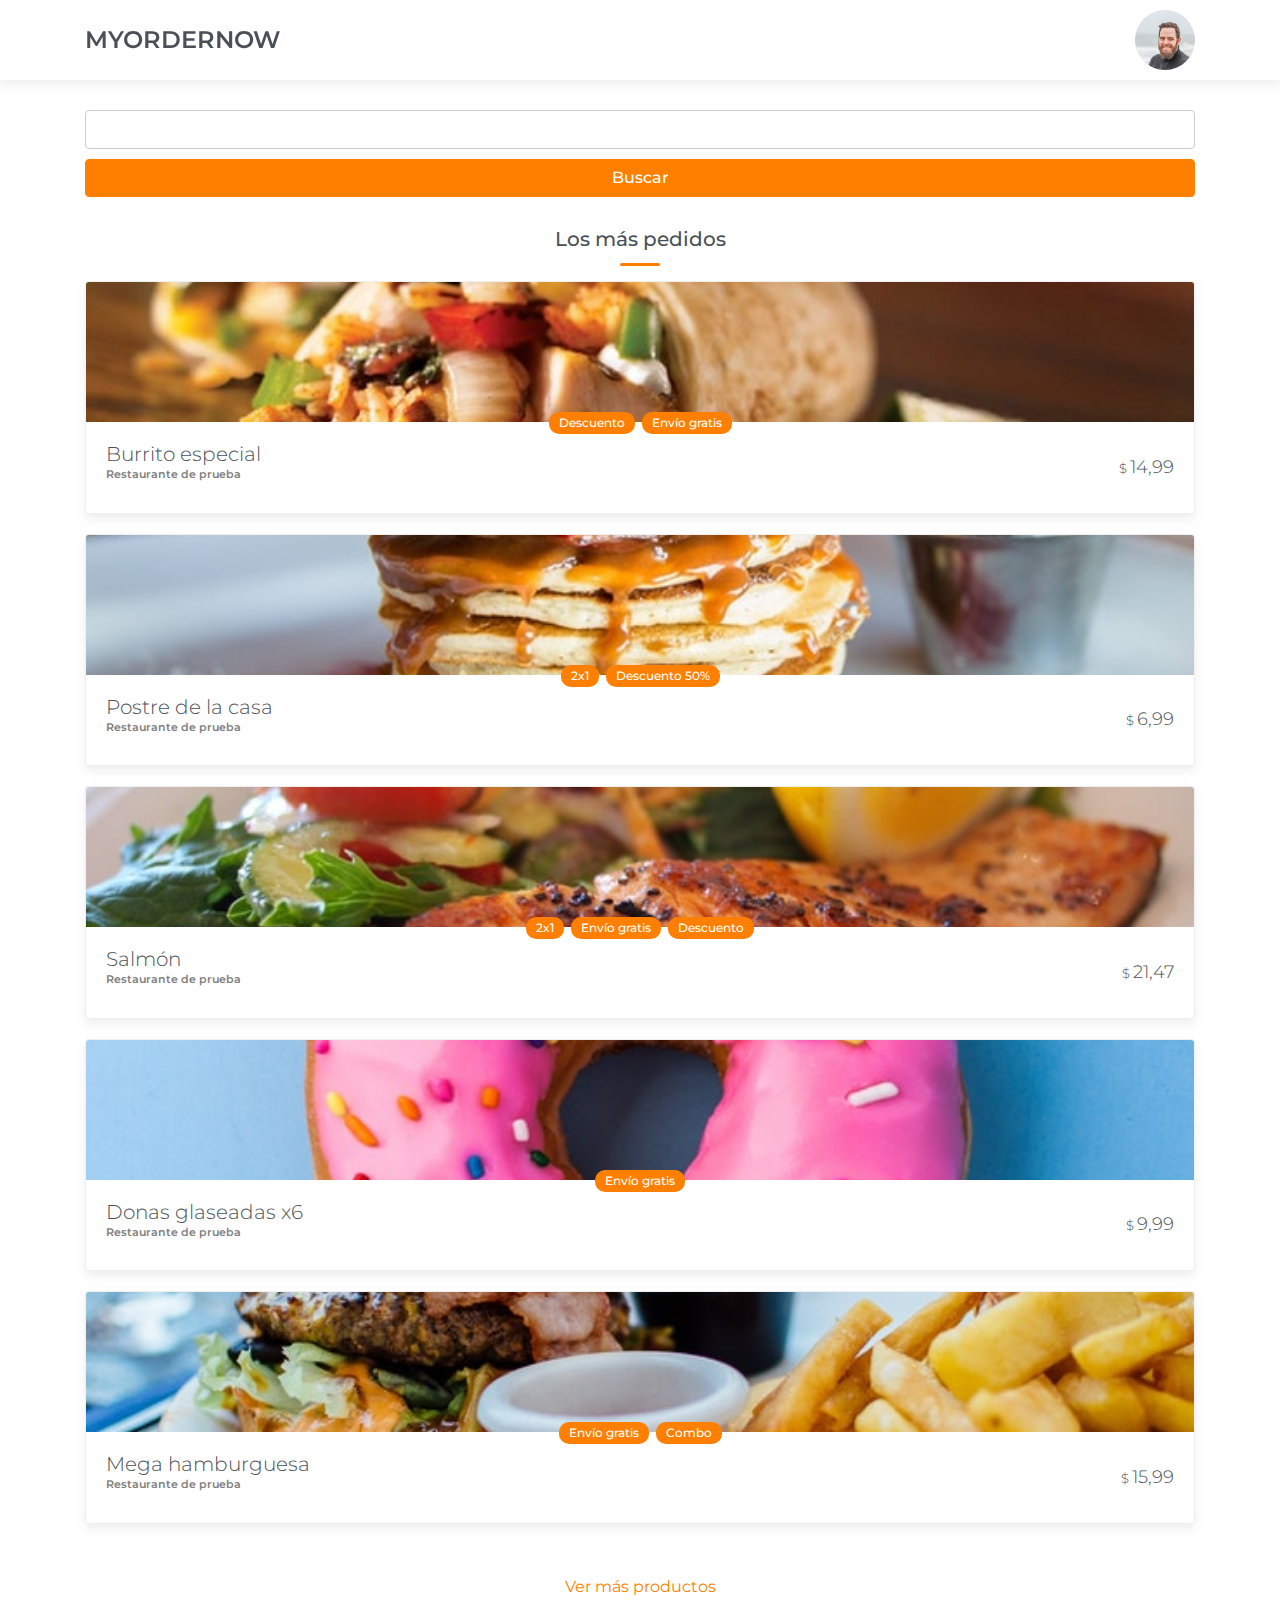
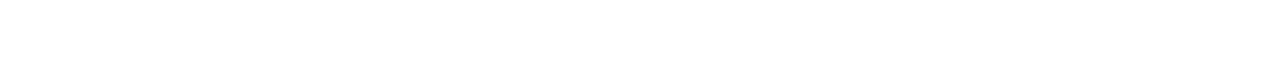
<file: index.html>
<!DOCTYPE html>
<html lang="en">
<head>
	<meta charset="UTF-8">
	<title>My Order Now - App</title>
	<link href="https://fonts.googleapis.com/css?family=Montserrat:300,400,500,600" rel="stylesheet">
	<link rel="stylesheet" href="https://use.fontawesome.com/releases/v5.8.0/css/all.css" integrity="sha384-Mmxa0mLqhmOeaE8vgOSbKacftZcsNYDjQzuCOm6D02luYSzBG8vpaOykv9lFQ51Y" crossorigin="anonymous">
	<link rel="stylesheet" href="css/main.css">
</head>

	<body>
	
	<header>
		<div class="container">
			<div class="row justify-content-between align-items-center">
				<div class="col-auto">
					<h1>MyOrderNow</h1>
				</div>
				<div class="col-auto">
					<div class="avatar-container" data-target="#profileOptions" data-toggle="modal">
						<img src="img/avatar.jpg" alt="">
						<i class="fas fa-cog"></i>
					</div>
				</div>
			</div>
		</div>
	</header>	
	
	<div class="modal fade profile-options-modal" id="profileOptions" tabindex="-1" role="dialog" aria-labelledby="exampleModalLabel" aria-hidden="true">
	  <div class="modal-dialog" role="document">
	    <div class="modal-content">

	      <div class="modal-header">
	        <h5 class="modal-title">Opciones</h5>
	        <button type="button" class="close" data-dismiss="modal" aria-label="Close">
	          <span aria-hidden="true">&times;</span>
	        </button>
	      </div>

	      <div class="modal-body">
	        <ul class="profile-options-list">
	        	<li>
	        		<a href="#"><i class="fas fa-user"></i> Mi perfil</a>
	        	</li>
	        	<li>
	        		<a href="#"><i class="fas fa-map-marker-alt"></i> Mis direcciones</a>
	        	</li>
	        	<li>
	        		<a href="#"><i class="fas fa-credit-card"></i> Mis tarjetas</a>
	        	</li>
	        	<li>
	        		<a href="#" class="text-danger"><i class="fas fa-times-circle"></i> Cerrar sesión</a>
	        	</li>
	        </ul>
	      </div>
	   
	    </div>
	  </div>
	</div>
	
	
	<main class="main">
		<div class="container">
				<div class="search-container">
				<form>
					<input type="text" name="searchInput" id="searchInput">
					<button type="button" class="btn btn-primary btn-block">Buscar</button>
				</form>
			</div>
				<div class="products-list-container">
				<h2 class="section-title">Los más pedidos</h2>
				<ul>
				<li>
						<a href="#">
							<div class="product-image">
								<img src="img/producto1.jpg" alt="">
							</div>
							<div class="product-info">
								<div class="product-info-inner">
									<div class="tags">
										<span>Descuento</span><span>Envío gratis</span>
									</div>
									<h3 class="product-name">Burrito especial</h3>
									<p class="restaurant">Restaurante de prueba</p>
									<div class="stars">
										<i class="fas fa-star"></i>
										<i class="fas fa-star"></i>
										<i class="fas fa-star"></i>
									</div>
								</div>
								<p class="product-price"><span>$</span>14,99</p>
							</div>
						</a>
					</li>

					<li>
						<a href="#">
							<div class="product-image">
								<img src="img/producto2.jpg" alt="">
							</div>
							<div class="product-info">
								<div class="product-info-inner">
									<div class="tags">
										<span>2x1</span><span>Descuento 50%</span>
									</div>
									<h3 class="product-name">Postre de la casa</h3>
									<p class="restaurant">Restaurante de prueba</p>
									<div class="stars">
										<i class="fas fa-star"></i>
										<i class="fas fa-star"></i>
										<i class="fas fa-star"></i>
										<i class="fas fa-star"></i>
										<i class="fas fa-star"></i>
									</div>
								</div>
								<p class="product-price"><span>$</span>6,99</p>
							</div>
						</a>
					</li>

					<li>
						<a href="#">
							<div class="product-image">
								<img src="img/producto3.jpg" alt="">
							</div>
							<div class="product-info">
								<div class="product-info-inner">
									<div class="tags">
										<span>2x1</span><span>Envío gratis</span><span>Descuento</span>
									</div>
									<h3 class="product-name">Salmón</h3>
									<p class="restaurant">Restaurante de prueba</p>
									<div class="stars">
										<i class="fas fa-star"></i>
										<i class="fas fa-star"></i>
										<i class="fas fa-star"></i>
										<i class="fas fa-star"></i>
									</div>
								</div>
								<p class="product-price"><span>$</span>21,47</p>
							</div>
						</a>
					</li>

					<li>
						<a href="#">
							<div class="product-image">
								<img src="img/producto4.jpg" alt="">
							</div>
							<div class="product-info">
								<div class="product-info-inner">
									<div class="tags">
										<span>Envío gratis</span>
									</div>
									<h3 class="product-name">Donas glaseadas x6</h3>
									<p class="restaurant">Restaurante de prueba</p>
									<div class="stars">
										<i class="fas fa-star"></i>
										<i class="fas fa-star"></i>
										<i class="fas fa-star"></i>
									</div>
								</div>
								<p class="product-price"><span>$</span>9,99</p>
							</div>
						</a>
					</li>

					<li>
						<a href="#">
							<div class="product-image">
								<img src="img/producto5.jpg" alt="">
							</div>
							<div class="product-info">
								<div class="product-info-inner">
									<div class="tags">
										<span>Envío gratis</span><span>Combo</span>
									</div>
									<h3 class="product-name">Mega hamburguesa</h3>
									<p class="restaurant">Restaurante de prueba</p>
									<div class="stars">
										<i class="fas fa-star"></i>
										<i class="fas fa-star"></i>
										<i class="fas fa-star"></i>
										<i class="fas fa-star"></i>
										<i class="fas fa-star"></i>
									</div>
								</div>
								<p class="product-price"><span>$</span>15,99</p>
							</div>
						</a>
					</li>
				
				</ul>
				<div class="pt-4 pb-5 text-center">
					<a href="#" class="btn btn-block btn-link">
						<span class="d-block mb-2">Ver más productos</span>
						<i class="fas fa-arrow-down"></i>
					</a>
				</div>
				</div>
		</div>
	</main>
		
		<script src="js/jquery.js"></script>
		<script src="js/popper.js"></script>
		<script src="js/bootstrap.min.js"></script>
		
	</body>
</html>
</file>
